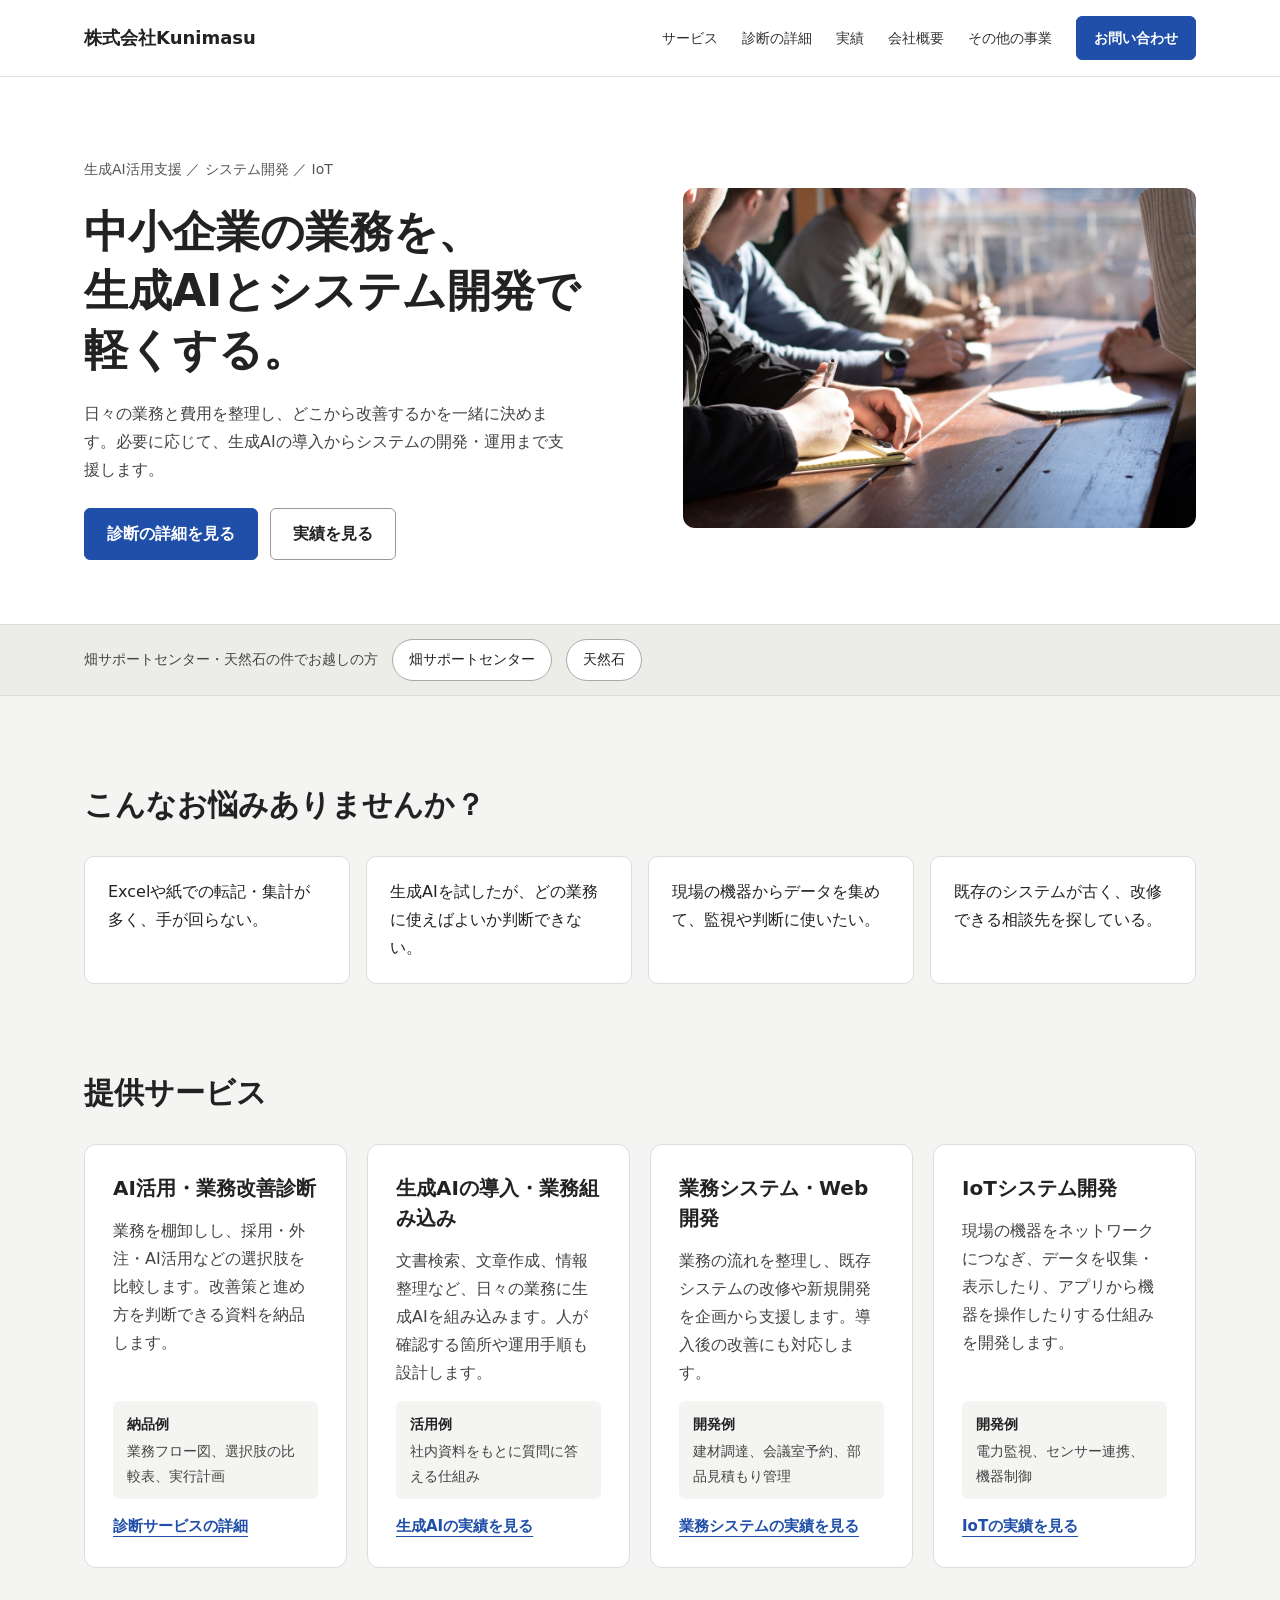
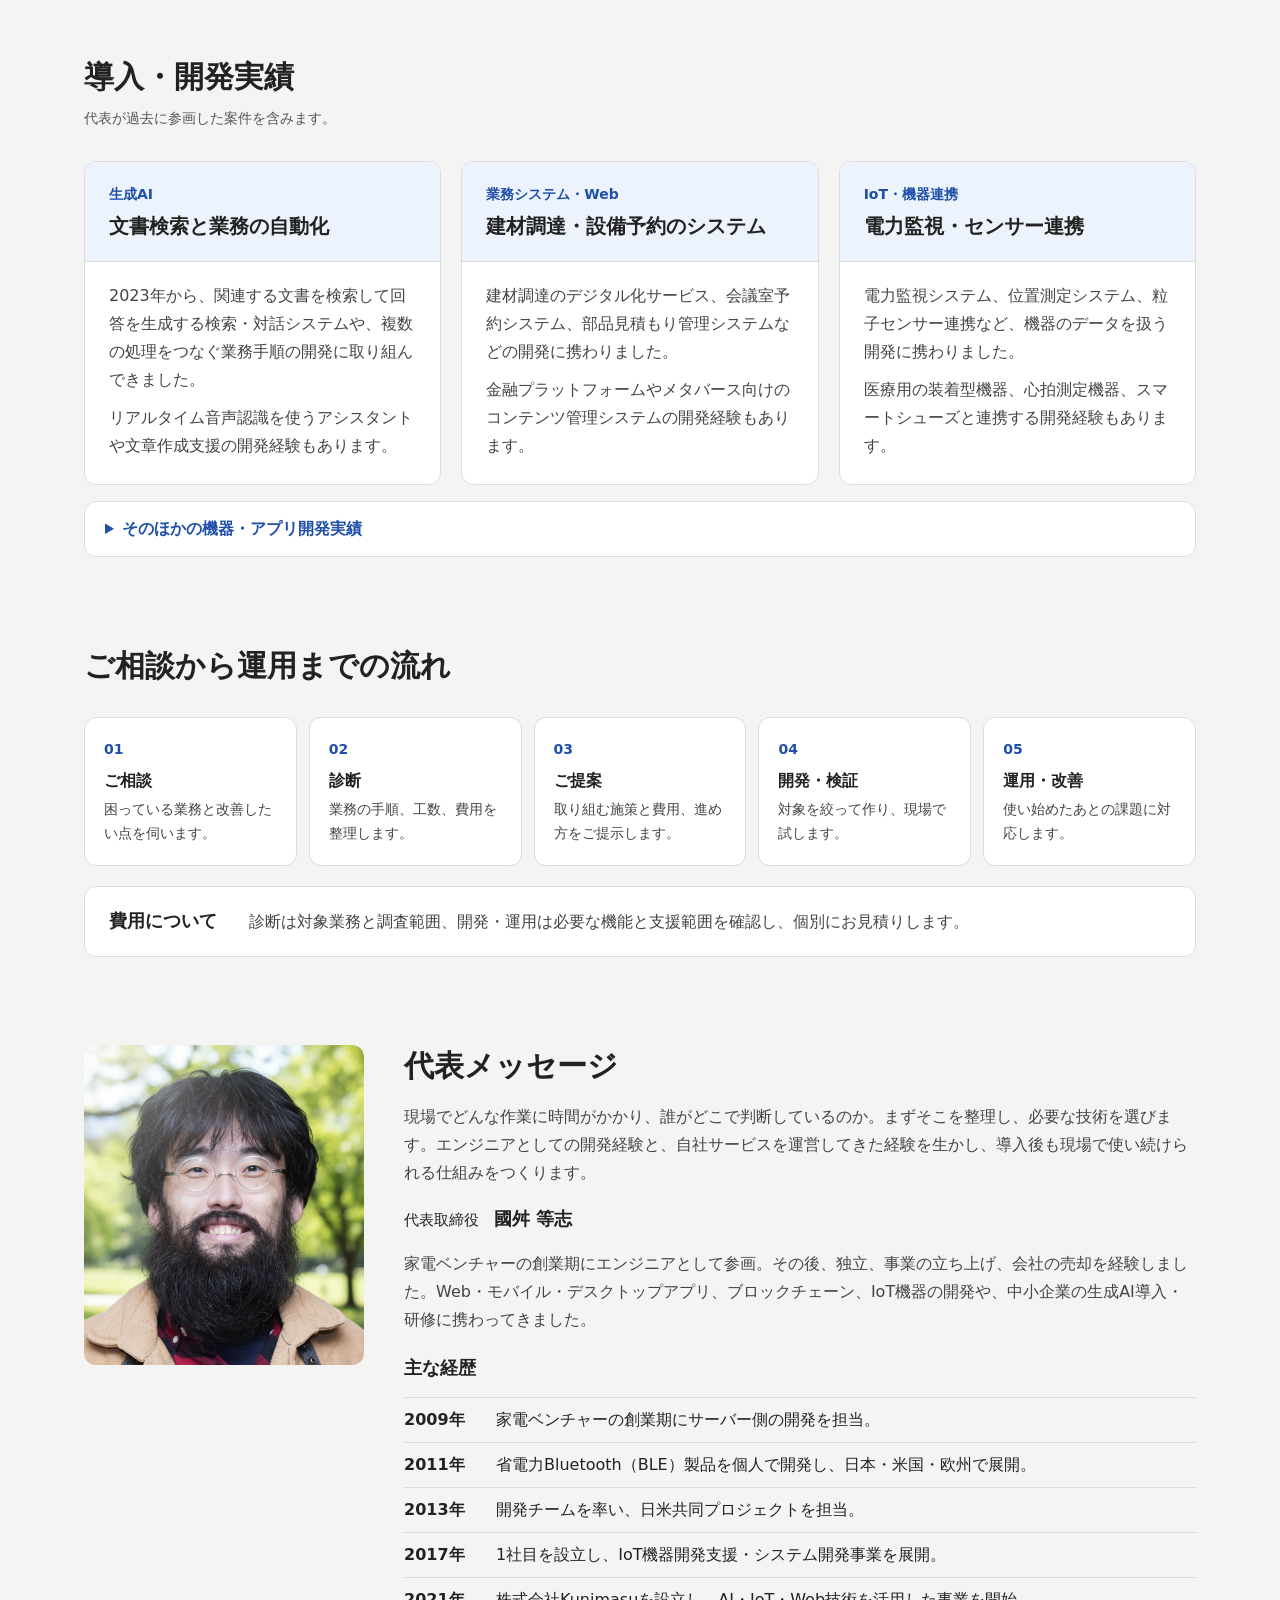
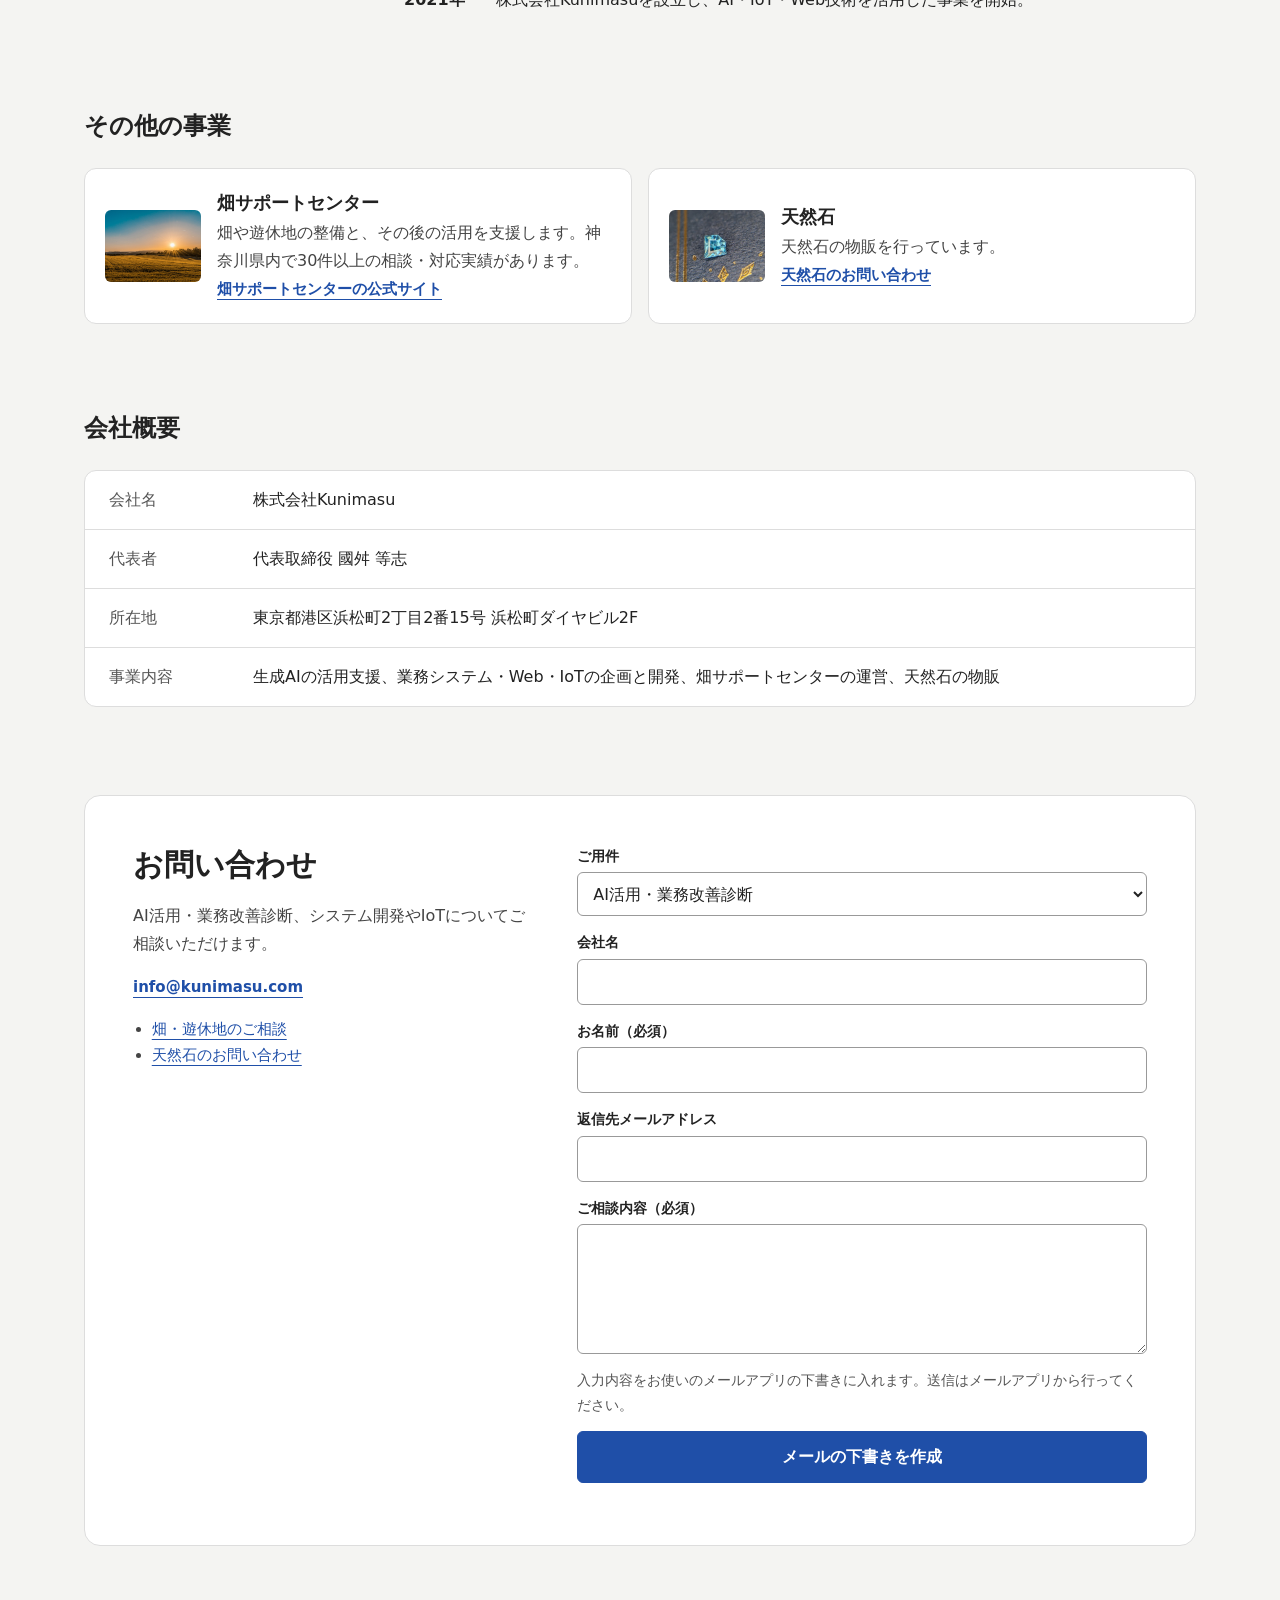
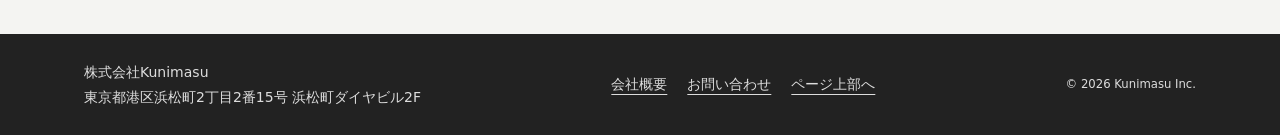
<file: index.html>
<!doctype html>
<html lang="ja">
  <head>
    <meta charset="utf-8">
    <meta name="viewport" content="width=device-width, initial-scale=1">
    <title>株式会社Kunimasu｜生成AI活用支援・業務システム・IoT開発</title>
    <meta name="description" content="株式会社Kunimasuは、中小企業の業務改善を支援します。業務の整理から、生成AIの導入、業務システム・IoTの開発と運用までご相談いただけます。">
    <meta property="og:title" content="株式会社Kunimasu｜生成AI活用支援・業務システム・IoT開発">
    <meta property="og:description" content="中小企業の業務を、生成AIとシステム開発で軽くする。業務の整理から開発と運用まで支援します。">
    <meta property="og:type" content="website">
    <meta property="og:url" content="https://kunimasu.com/">
    <meta name="theme-color" content="#ffffff">
    <link rel="canonical" href="https://kunimasu.com/">
    <link rel="icon" type="image/x-icon" href="favicon.ico">
    <link rel="stylesheet" href="styles.css?v=20261112-1">
    <link rel="stylesheet" href="home.css?v=20261125-services">
    <script src="home-contact.js" defer></script>
    <script src="home-menu.js" defer></script>
  </head>
  <body class="home-page" id="top">
    <a class="skip-link" href="#main">本文へ移動</a>
    <header class="home-header">
      <div class="home-shell home-header-inner">
        <a class="home-brand" href="#top" aria-label="株式会社Kunimasu"><span class="home-brand-company">株式会社</span>Kunimasu</a>
        <button class="home-menu-button" type="button" aria-controls="home-nav" aria-expanded="false" hidden>メニュー</button>
        <nav class="home-nav" id="home-nav" aria-label="メインメニュー">
          <a href="#service">サービス</a>
          <a href="ai-diagnosis/">診断の詳細</a>
          <a href="#works">実績</a>
          <a href="#company">会社概要</a>
          <a href="#other">その他の事業</a>
        </nav>
        <a class="home-button home-button-small home-header-contact" href="#contact">お問い合わせ</a>
      </div>
    </header>

    <main id="main" tabindex="-1">
      <section class="home-hero" id="diagnosis" aria-labelledby="hero-title">
        <div class="home-shell home-hero-inner">
          <div class="home-hero-copy">
            <p class="home-eyebrow">生成AI活用支援 ／ システム開発 ／ IoT</p>
            <h1 id="hero-title">
              <span>中小企業の業務を、</span>
              <span>生成AIとシステム開発で</span>
              <span>軽くする。</span>
            </h1>
            <p>日々の業務と費用を整理し、どこから改善するかを一緒に決めます。必要に応じて、生成AIの導入からシステムの開発・運用まで支援します。</p>
            <div class="home-actions">
              <a class="home-button" href="ai-diagnosis/">診断の詳細を見る</a>
              <a class="home-button home-button-secondary" href="#works">実績を見る</a>
            </div>
          </div>
          <img class="home-hero-image" src="assets/business-development-meeting.jpg" width="1200" height="800" alt="" fetchpriority="high">
        </div>
      </section>

      <nav class="home-business-bar" aria-label="畑サポートセンター・天然石の窓口">
        <div class="home-shell home-business-bar-inner">
          <p>畑サポートセンター・天然石の件でお越しの方</p>
          <a class="home-pill" href="https://hatakesupport.co.jp/">畑サポートセンター</a>
          <a class="home-pill" href="#stone">天然石</a>
        </div>
      </nav>

      <section class="home-shell home-section" aria-labelledby="concerns-title">
        <h2 id="concerns-title">こんなお悩みありませんか？</h2>
        <ul class="home-grid home-concerns" role="list">
          <li>Excelや紙での転記・集計が多く、手が回らない。</li>
          <li>生成AIを試したが、どの業務に使えばよいか判断できない。</li>
          <li>現場の機器からデータを集めて、監視や判断に使いたい。</li>
          <li>既存のシステムが古く、改修できる相談先を探している。</li>
        </ul>
      </section>

      <section class="home-shell home-section" id="business" aria-labelledby="service">
        <h2 id="service">提供サービス</h2>
        <div class="home-grid home-service-grid">
          <article class="home-card home-service">
            <h3>AI活用・業務改善診断</h3>
            <p>業務を棚卸しし、採用・外注・AI活用などの選択肢を比較します。改善策と進め方を判断できる資料を納品します。</p>
            <p class="home-example"><strong>納品例</strong> 業務フロー図、選択肢の比較表、実行計画</p>
            <a class="home-text-link" href="ai-diagnosis/">診断サービスの詳細</a>
          </article>
          <article class="home-card home-service">
            <h3>生成AIの導入・業務組み込み</h3>
            <p>文書検索、文章作成、情報整理など、日々の業務に生成AIを組み込みます。人が確認する箇所や運用手順も設計します。</p>
            <p class="home-example"><strong>活用例</strong> 社内資料をもとに質問に答える仕組み</p>
            <a class="home-text-link" href="#work-ai">生成AIの実績を見る</a>
          </article>
          <article class="home-card home-service">
            <h3>業務システム・Web開発</h3>
            <p>業務の流れを整理し、既存システムの改修や新規開発を企画から支援します。導入後の改善にも対応します。</p>
            <p class="home-example"><strong>開発例</strong> 建材調達、会議室予約、部品見積もり管理</p>
            <a class="home-text-link" href="#work-web">業務システムの実績を見る</a>
          </article>
          <article class="home-card home-service">
            <h3>IoTシステム開発</h3>
            <p>現場の機器をネットワークにつなぎ、データを収集・表示したり、アプリから機器を操作したりする仕組みを開発します。</p>
            <p class="home-example"><strong>開発例</strong> 電力監視、センサー連携、機器制御</p>
            <a class="home-text-link" href="#work-iot">IoTの実績を見る</a>
          </article>
        </div>
      </section>

      <section class="home-shell home-section" id="works" aria-labelledby="works-title">
        <div class="home-section-heading">
          <h2 id="works-title">導入・開発実績</h2>
          <p>代表が過去に参画した案件を含みます。</p>
        </div>
        <div class="home-grid home-grid-three">
          <article class="home-card home-case" id="work-ai">
            <div class="home-case-heading">
              <p>生成AI</p>
              <h3>文書検索と業務の自動化</h3>
            </div>
            <div class="home-case-content">
              <p>2023年から、関連する文書を検索して回答を生成する検索・対話システムや、複数の処理をつなぐ業務手順の開発に取り組んできました。</p>
              <p>リアルタイム音声認識を使うアシスタントや文章作成支援の開発経験もあります。</p>
            </div>
          </article>
          <article class="home-card home-case" id="work-web">
            <div class="home-case-heading">
              <p>業務システム・Web</p>
              <h3>建材調達・設備予約のシステム</h3>
            </div>
            <div class="home-case-content">
              <p>建材調達のデジタル化サービス、会議室予約システム、部品見積もり管理システムなどの開発に携わりました。</p>
              <p>金融プラットフォームやメタバース向けのコンテンツ管理システムの開発経験もあります。</p>
            </div>
          </article>
          <article class="home-card home-case" id="work-iot">
            <div class="home-case-heading">
              <p>IoT・機器連携</p>
              <h3>電力監視・センサー連携</h3>
            </div>
            <div class="home-case-content">
              <p>電力監視システム、位置測定システム、粒子センサー連携など、機器のデータを扱う開発に携わりました。</p>
              <p>医療用の装着型機器、心拍測定機器、スマートシューズと連携する開発経験もあります。</p>
            </div>
          </article>
        </div>
        <details class="home-card home-more">
          <summary>そのほかの機器・アプリ開発実績</summary>
          <ul>
            <li>省電力Bluetooth（BLE）機器と連携するアプリ</li>
            <li>エントランスの解錠システム</li>
            <li>エアコン制御アプリ</li>
            <li>香り噴霧装置</li>
          </ul>
        </details>
      </section>

      <section class="home-shell home-section" aria-labelledby="process-title">
        <h2 id="process-title">ご相談から運用までの流れ</h2>
        <ol class="home-grid home-steps" role="list">
          <li class="home-card"><h3>ご相談</h3><p>困っている業務と改善したい点を伺います。</p></li>
          <li class="home-card"><h3>診断</h3><p>業務の手順、工数、費用を整理します。</p></li>
          <li class="home-card"><h3>ご提案</h3><p>取り組む施策と費用、進め方をご提示します。</p></li>
          <li class="home-card"><h3>開発・検証</h3><p>対象を絞って作り、現場で試します。</p></li>
          <li class="home-card"><h3>運用・改善</h3><p>使い始めたあとの課題に対応します。</p></li>
        </ol>
        <div class="home-card home-estimate">
          <h3>費用について</h3>
          <p>診断は対象業務と調査範囲、開発・運用は必要な機能と支援範囲を確認し、個別にお見積りします。</p>
        </div>
      </section>

      <section class="home-shell home-section home-profile" aria-labelledby="profile-title">
        <img class="home-profile-image" src="assets/representative-kunimasu.png" width="1024" height="1024" alt="代表取締役 國舛 等志" loading="lazy" decoding="async">
        <div class="home-profile-copy">
          <h2 id="profile-title">代表メッセージ</h2>
          <p>現場でどんな作業に時間がかかり、誰がどこで判断しているのか。まずそこを整理し、必要な技術を選びます。エンジニアとしての開発経験と、自社サービスを運営してきた経験を生かし、導入後も現場で使い続けられる仕組みをつくります。</p>
          <p class="home-profile-name">代表取締役　<strong>國舛 等志</strong></p>
          <p>家電ベンチャーの創業期にエンジニアとして参画。その後、独立、事業の立ち上げ、会社の売却を経験しました。Web・モバイル・デスクトップアプリ、ブロックチェーン、IoT機器の開発や、中小企業の生成AI導入・研修に携わってきました。</p>
          <h3>主な経歴</h3>
          <dl class="home-career">
            <div><dt>2009年</dt><dd>家電ベンチャーの創業期にサーバー側の開発を担当。</dd></div>
            <div><dt>2011年</dt><dd>省電力Bluetooth（BLE）製品を個人で開発し、日本・米国・欧州で展開。</dd></div>
            <div><dt>2013年</dt><dd>開発チームを率い、日米共同プロジェクトを担当。</dd></div>
            <div><dt>2017年</dt><dd>1社目を設立し、IoT機器開発支援・システム開発事業を展開。</dd></div>
            <div><dt>2021年</dt><dd>株式会社Kunimasuを設立し、AI・IoT・Web技術を活用した事業を開始。</dd></div>
          </dl>
        </div>
      </section>

      <section class="home-shell home-section" id="other" aria-labelledby="other-title">
        <h2 class="home-small-title" id="other-title">その他の事業</h2>
        <div class="home-grid home-grid-two">
          <article class="home-card home-other home-other-with-image">
            <img src="assets/field-land-use.jpg" width="1800" height="1013" alt="" loading="lazy" decoding="async">
            <div>
              <h3>畑サポートセンター</h3>
              <p>畑や遊休地の整備と、その後の活用を支援します。神奈川県内で30件以上の相談・対応実績があります。</p>
              <a class="home-text-link" href="https://hatakesupport.co.jp/">畑サポートセンターの公式サイト</a>
            </div>
          </article>
          <article class="home-card home-other home-other-with-image" id="stone">
            <img src="assets/picgem-blue-zircon.jpg" width="384" height="384" alt="ブルージルコン" loading="lazy" decoding="async">
            <div>
              <h3>天然石</h3>
              <p>天然石の物販を行っています。</p>
              <a class="home-text-link" href="https://picgem.kunimasu.com/">天然石のお問い合わせ</a>
            </div>
          </article>
        </div>
      </section>

      <section class="home-shell home-section" id="company" aria-labelledby="company-title">
        <h2 class="home-small-title" id="company-title">会社概要</h2>
        <dl class="home-card home-company">
          <div><dt>会社名</dt><dd>株式会社Kunimasu</dd></div>
          <div><dt>代表者</dt><dd>代表取締役 國舛 等志</dd></div>
          <div><dt>所在地</dt><dd>東京都港区浜松町2丁目2番15号 浜松町ダイヤビル2F</dd></div>
          <div><dt>事業内容</dt><dd>生成AIの活用支援、業務システム・Web・IoTの企画と開発、畑サポートセンターの運営、天然石の物販</dd></div>
        </dl>
      </section>

      <section class="home-shell home-section home-contact" aria-labelledby="contact-title">
        <div class="home-panel home-contact-panel" id="contact" tabindex="-1">
          <div class="home-panel-copy home-contact-copy">
            <h2 id="contact-title">お問い合わせ</h2>
            <p>AI活用・業務改善診断、システム開発やIoTについてご相談いただけます。</p>
            <a class="home-text-link home-email" href="mailto:info@kunimasu.com">info@kunimasu.com</a>
          </div>
          <form class="home-contact-form" id="contact-form" action="mailto:info@kunimasu.com" hidden>
            <label>ご用件
              <select name="topic">
                <option value="AI活用・業務改善診断の相談">AI活用・業務改善診断</option>
                <option value="業務システム・Web開発の相談">業務システム・Web開発</option>
                <option value="IoTシステム開発の相談">IoTシステム開発</option>
                <option value="その他のお問い合わせ">その他</option>
              </select>
            </label>
            <label>会社名
              <input name="organization" autocomplete="organization" maxlength="100">
            </label>
            <label>お名前（必須）
              <input name="name" autocomplete="name" maxlength="100" required>
            </label>
            <label>返信先メールアドレス
              <input name="email" type="email" autocomplete="email" maxlength="254">
            </label>
            <label>ご相談内容（必須）
              <textarea name="message" rows="4" maxlength="800" required></textarea>
            </label>
            <p class="home-form-note" id="contact-note">入力内容をお使いのメールアプリの下書きに入れます。送信はメールアプリから行ってください。</p>
            <button class="home-button" type="submit" aria-describedby="contact-note">メールの下書きを作成</button>
            <p class="home-form-note" id="contact-status" role="status"></p>
          </form>
          <ul class="home-contact-routes">
            <li><a href="https://hatakesupport.co.jp/">畑・遊休地のご相談</a></li>
            <li><a href="https://picgem.kunimasu.com/">天然石のお問い合わせ</a></li>
          </ul>
        </div>
      </section>
    </main>

    <footer class="home-footer">
      <div class="home-shell home-footer-inner">
        <div>
          <p>株式会社Kunimasu</p>
          <p>東京都港区浜松町2丁目2番15号 浜松町ダイヤビル2F</p>
        </div>
        <nav aria-label="フッターメニュー">
          <a href="#company">会社概要</a>
          <a href="#contact">お問い合わせ</a>
          <a href="#top">ページ上部へ</a>
        </nav>
        <small>© 2026 Kunimasu Inc.</small>
      </div>
    </footer>
  </body>
</html>
</file>
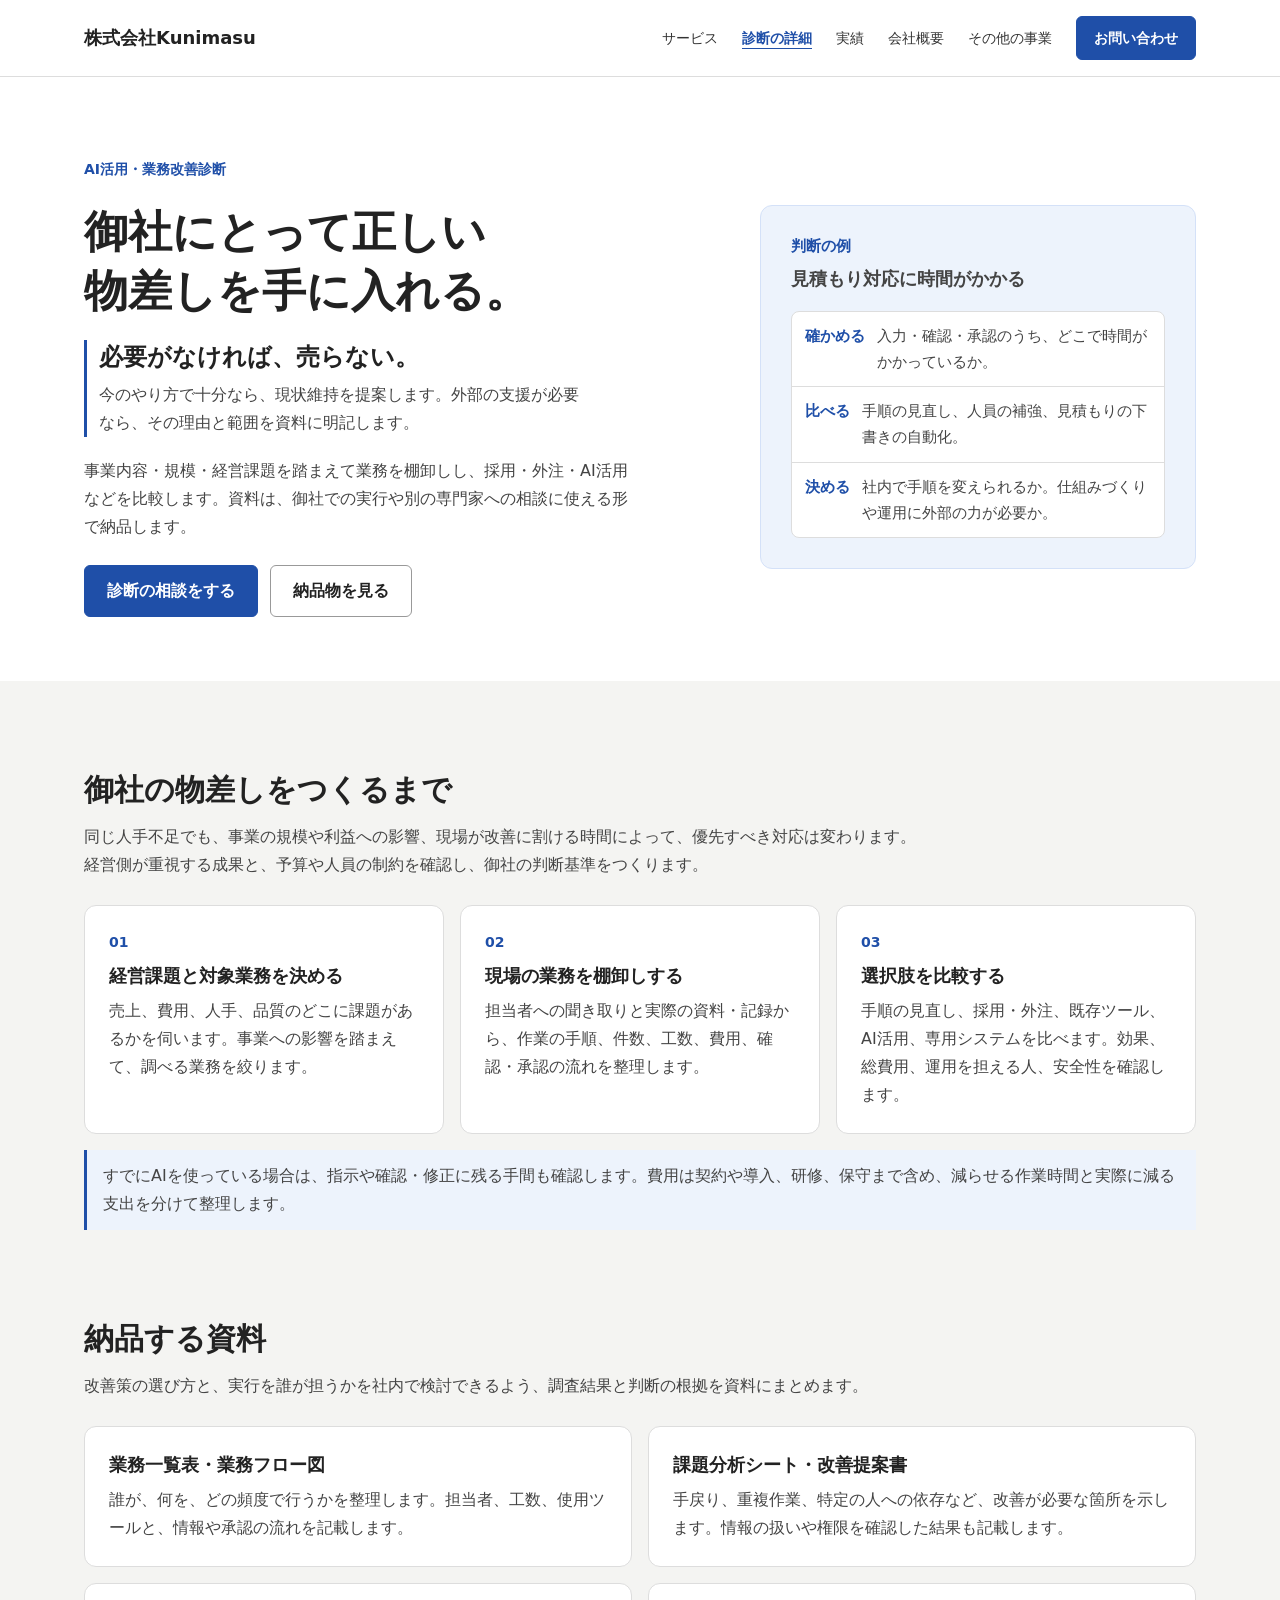
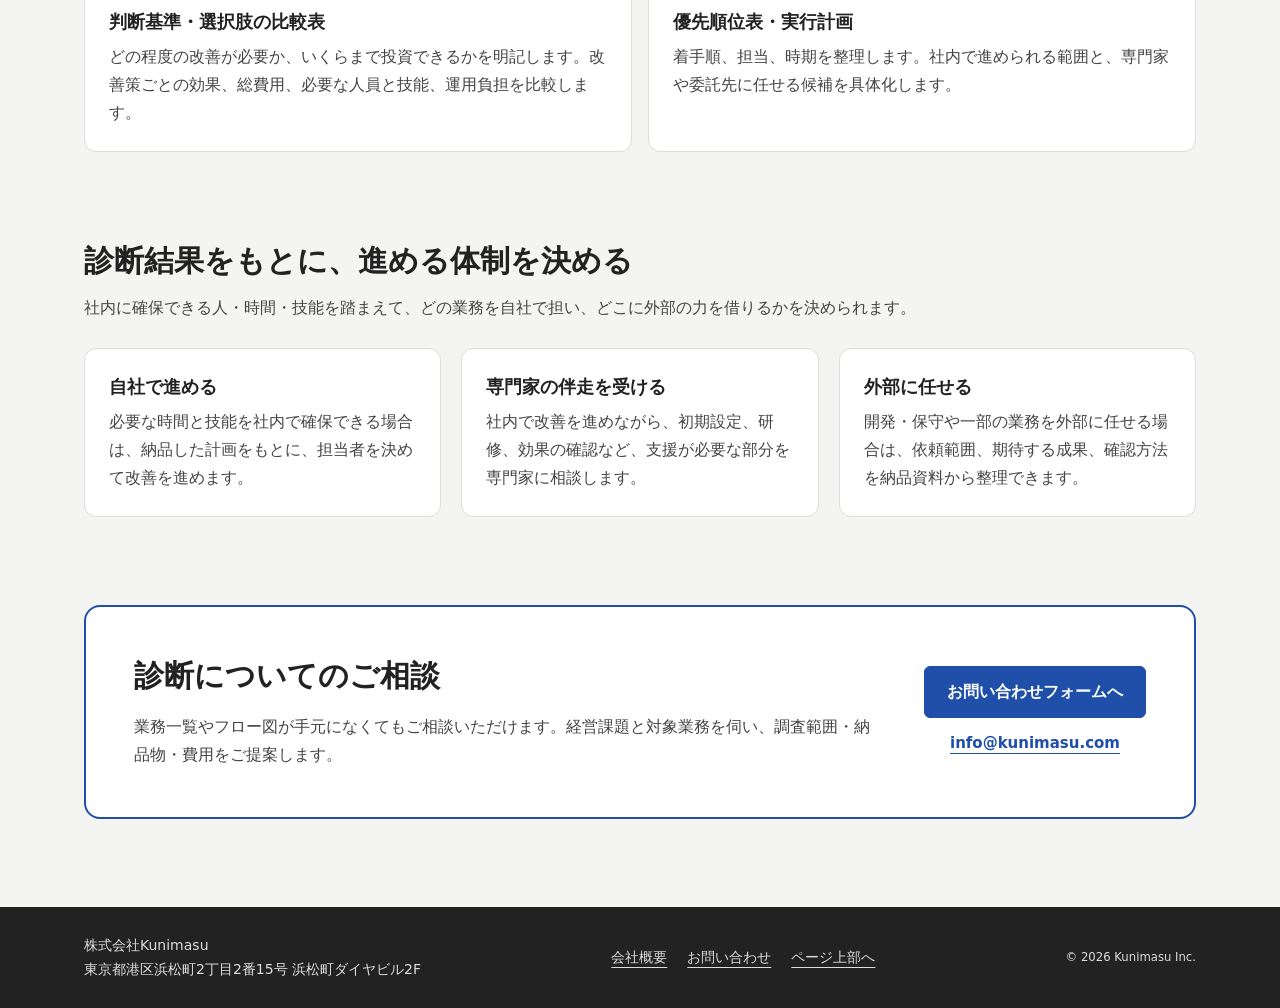
<file: ai-diagnosis/index.html>
<!doctype html>
<html lang="ja">
  <head>
    <meta charset="utf-8">
    <meta name="viewport" content="width=device-width, initial-scale=1">
    <title>AI活用・業務改善診断｜株式会社Kunimasu</title>
    <meta name="description" content="業務を棚卸しし、採用・外注・AI活用などを御社の事業に合う基準で比較します。自社で進めるか、専門家に任せるかを判断できる資料を納品します。">
    <meta property="og:title" content="AI活用・業務改善診断｜株式会社Kunimasu">
    <meta property="og:description" content="必要がなければ、売らない。御社の業務を棚卸しし、改善策と進める体制を判断できる資料を納品します。">
    <meta property="og:type" content="website">
    <meta property="og:url" content="https://kunimasu.com/ai-diagnosis/">
    <meta property="og:locale" content="ja_JP">
    <meta name="theme-color" content="#ffffff">
    <link rel="canonical" href="https://kunimasu.com/ai-diagnosis/">
    <link rel="icon" type="image/x-icon" href="../favicon.ico">
    <link rel="stylesheet" href="../styles.css?v=20261112-1">
    <link rel="stylesheet" href="../home.css?v=20261125-split">
    <link rel="stylesheet" href="diagnosis.css?v=20261126-wrap">
    <script src="../home-menu.js" defer></script>
  </head>
  <body class="home-page diagnosis-page" id="top">
    <a class="skip-link" href="#main">本文へ移動</a>
    <header class="home-header">
      <div class="home-shell home-header-inner">
        <a class="home-brand" href="../" aria-label="株式会社Kunimasu"><span class="home-brand-company">株式会社</span>Kunimasu</a>
        <button class="home-menu-button" type="button" aria-controls="home-nav" aria-expanded="false" hidden>メニュー</button>
        <nav class="home-nav" id="home-nav" aria-label="メインメニュー">
          <a href="../#service">サービス</a>
          <a href="./" aria-current="page">診断の詳細</a>
          <a href="../#works">実績</a>
          <a href="../#company">会社概要</a>
          <a href="../#other">その他の事業</a>
        </nav>
        <a class="home-button home-button-small home-header-contact" href="../#contact">お問い合わせ</a>
      </div>
    </header>

    <main id="main" tabindex="-1">
      <section class="home-hero" aria-labelledby="diagnosis-hero-title">
        <div class="home-shell home-hero-inner diagnosis-hero">
          <div class="home-hero-copy">
            <p class="home-eyebrow">AI活用・業務改善診断</p>
            <h1 id="diagnosis-hero-title"><span>御社にとって正しい</span><span>物差しを手に入れる。</span></h1>
            <div class="diagnosis-promise">
              <h2><span>必要がなければ、</span><wbr><span>売らない。</span></h2>
              <p>今のやり方で十分なら、現状維持を提案します。外部の支援が必要なら、その理由と範囲を資料に明記します。</p>
            </div>
            <p>事業内容・規模・経営課題を踏まえて業務を棚卸しし、採用・外注・AI活用などを比較します。資料は、御社での実行や別の専門家への相談に使える形で納品します。</p>
            <div class="home-actions">
              <a class="home-button" href="../#contact">診断の相談をする</a>
              <a class="home-button home-button-secondary" href="#deliverables">納品物を見る</a>
            </div>
          </div>
          <aside class="home-card diagnosis-example" aria-labelledby="diagnosis-example-title">
            <h2 id="diagnosis-example-title">判断の例</h2>
            <p class="diagnosis-example-subject">見積もり対応に時間がかかる</p>
            <dl>
              <div><dt>確かめる</dt><dd>入力・確認・承認のうち、どこで時間がかかっているか。</dd></div>
              <div><dt>比べる</dt><dd>手順の見直し、人員の補強、見積もりの下書きの自動化。</dd></div>
              <div><dt>決める</dt><dd>社内で手順を変えられるか。仕組みづくりや運用に外部の力が必要か。</dd></div>
            </dl>
          </aside>
        </div>
      </section>

      <section class="home-shell home-section" aria-labelledby="diagnosis-process-title">
        <div class="diagnosis-section-heading">
          <h2 id="diagnosis-process-title">御社の物差しをつくるまで</h2>
          <p><span>同じ人手不足でも、事業の規模や利益への影響、現場が改善に割ける時間によって、優先すべき対応は変わります。</span><span>経営側が重視する成果と、予算や人員の制約を確認し、御社の判断基準をつくります。</span></p>
        </div>
        <ol class="home-grid home-steps diagnosis-steps" role="list">
          <li class="home-card">
            <h3>経営課題と対象業務を決める</h3>
            <p>売上、費用、人手、品質のどこに課題があるかを伺います。事業への影響を踏まえて、調べる業務を絞ります。</p>
          </li>
          <li class="home-card">
            <h3>現場の業務を棚卸しする</h3>
            <p>担当者への聞き取りと実際の資料・記録から、作業の手順、件数、工数、費用、確認・承認の流れを整理します。</p>
          </li>
          <li class="home-card">
            <h3>選択肢を比較する</h3>
            <p>手順の見直し、採用・外注、既存ツール、AI活用、専用システムを比べます。効果、総費用、運用を担える人、安全性を確認します。</p>
          </li>
        </ol>
        <p class="diagnosis-note">すでにAIを使っている場合は、指示や確認・修正に残る手間も確認します。費用は契約や導入、研修、保守まで含め、減らせる作業時間と実際に減る支出を分けて整理します。</p>
      </section>

      <section class="home-shell home-section" id="deliverables" aria-labelledby="diagnosis-deliverables-title">
        <div class="diagnosis-section-heading">
          <h2 id="diagnosis-deliverables-title">納品する資料</h2>
          <p>改善策の選び方と、実行を誰が担うかを社内で検討できるよう、調査結果と判断の根拠を資料にまとめます。</p>
        </div>
        <div class="home-grid home-grid-two diagnosis-documents">
          <article class="home-card diagnosis-document">
            <h3>業務一覧表・業務フロー図</h3>
            <p>誰が、何を、どの頻度で行うかを整理します。担当者、工数、使用ツールと、情報や承認の流れを記載します。</p>
          </article>
          <article class="home-card diagnosis-document">
            <h3>課題分析シート・改善提案書</h3>
            <p>手戻り、重複作業、特定の人への依存など、改善が必要な箇所を示します。情報の扱いや権限を確認した結果も記載します。</p>
          </article>
          <article class="home-card diagnosis-document">
            <h3>判断基準・選択肢の比較表</h3>
            <p>どの程度の改善が必要か、いくらまで投資できるかを明記します。改善策ごとの効果、総費用、必要な人員と技能、運用負担を比較します。</p>
          </article>
          <article class="home-card diagnosis-document">
            <h3>優先順位表・実行計画</h3>
            <p>着手順、担当、時期を整理します。社内で進められる範囲と、専門家や委託先に任せる候補を具体化します。</p>
          </article>
        </div>
      </section>

      <section class="home-shell home-section" aria-labelledby="diagnosis-ownership-title">
        <div class="diagnosis-section-heading">
          <h2 id="diagnosis-ownership-title">診断結果をもとに、進める体制を決める</h2>
          <p>社内に確保できる人・時間・技能を踏まえて、どの業務を自社で担い、どこに外部の力を借りるかを決められます。</p>
        </div>
        <div class="home-grid home-grid-three diagnosis-ownership">
          <article class="home-card diagnosis-document">
            <h3>自社で進める</h3>
            <p>必要な時間と技能を社内で確保できる場合は、納品した計画をもとに、担当者を決めて改善を進めます。</p>
          </article>
          <article class="home-card diagnosis-document">
            <h3>専門家の伴走を受ける</h3>
            <p>社内で改善を進めながら、初期設定、研修、効果の確認など、支援が必要な部分を専門家に相談します。</p>
          </article>
          <article class="home-card diagnosis-document">
            <h3>外部に任せる</h3>
            <p>開発・保守や一部の業務を外部に任せる場合は、依頼範囲、期待する成果、確認方法を納品資料から整理できます。</p>
          </article>
        </div>
      </section>

      <section class="home-shell home-section diagnosis-contact" id="km-contact" aria-labelledby="diagnosis-contact-title">
        <div class="home-panel diagnosis-contact-panel">
          <div class="home-panel-copy">
            <h2 id="diagnosis-contact-title">診断についてのご相談</h2>
            <p>業務一覧やフロー図が手元になくてもご相談いただけます。経営課題と対象業務を伺い、調査範囲・納品物・費用をご提案します。</p>
          </div>
          <div class="diagnosis-contact-actions">
            <a class="home-button" href="../#contact">お問い合わせフォームへ</a>
            <a class="home-text-link" href="mailto:info@kunimasu.com">info@kunimasu.com</a>
          </div>
        </div>
      </section>
    </main>

    <footer class="home-footer">
      <div class="home-shell home-footer-inner">
        <div>
          <p>株式会社Kunimasu</p>
          <p>東京都港区浜松町2丁目2番15号 浜松町ダイヤビル2F</p>
        </div>
        <nav aria-label="フッターメニュー">
          <a href="../#company">会社概要</a>
          <a href="../#contact">お問い合わせ</a>
          <a href="#top">ページ上部へ</a>
        </nav>
        <small>© 2026 Kunimasu Inc.</small>
      </div>
    </footer>
  </body>
</html>
</file>
<file: styles.css>
@charset "UTF-8";

:root {
  color-scheme: light;
  --ink: #202020;
  --muted: #626262;
  --line: #dedede;
}

* {
  box-sizing: border-box;
}

html {
  scroll-padding-top: 32px;
}

body {
  margin: 0;
  background: #fff;
  color: var(--ink);
  font-family: Arial, "Hiragino Kaku Gothic ProN", "Yu Gothic", Meiryo, sans-serif;
  font-size: 15px;
  line-height: 1.9;
  -webkit-font-smoothing: antialiased;
}

a {
  color: inherit;
  text-underline-offset: 5px;
  text-decoration-thickness: 1px;
}

a:hover {
  text-decoration: underline;
}

a:focus-visible {
  outline: 2px solid currentColor;
  outline-offset: 5px;
}

h1, h2, h3, p {
  margin: 0;
}

.page {
  width: min(1040px, calc(100% - 96px));
  margin-inline: auto;
}

.skip-link {
  position: fixed;
  top: 10px;
  left: 10px;
  z-index: 10;
  padding: 8px 14px;
  background: #fff;
  transform: translateY(-180%);
}

.skip-link:focus {
  transform: none;
}

.site-header {
  display: flex;
  justify-content: space-between;
  align-items: center;
  gap: 24px;
  min-height: 96px;
}

.brand {
  padding-block: 10px;
  font-size: 15px;
  font-weight: 700;
  text-decoration: none;
}

.site-header nav {
  display: flex;
  flex-wrap: wrap;
  gap: 0 30px;
  font-size: 12px;
}

.site-header nav a {
  padding-block: 12px;
  text-decoration: none;
}

.hero {
  display: grid;
  grid-template-columns: 1.1fr 1fr;
  align-items: center;
  gap: 64px;
  padding-block: 85px 105px;
}

.hero h1 {
  font-family: "Times New Roman", Times, serif;
  font-size: clamp(76px, 11.4vw, 138px);
  font-weight: 400;
  line-height: 1;
  letter-spacing: -.055em;
}

.hero p {
  justify-self: end;
  font-size: 20px;
  line-height: 2;
}

.section {
  display: grid;
  grid-template-columns: 140px minmax(0, 1fr);
  gap: 40px;
  padding-top: 26px;
  border-top: 1px solid var(--ink);
}

.section + .section {
  margin-top: 76px;
}

.section h2 {
  font-size: 14px;
  font-weight: 700;
  line-height: 2;
}

.business-row {
  display: grid;
  grid-template-columns: 180px minmax(0, 1fr);
  gap: 24px;
  padding-block: 23px;
  border-bottom: 1px solid var(--line);
}

.business-row:first-child {
  padding-top: 0;
}

.business-row:last-child {
  border-bottom: 0;
  padding-bottom: 0;
}

.business-row h3 {
  font-size: 16px;
  font-weight: 500;
  line-height: 1.9;
}

.business-row p {
  color: var(--muted);
  font-size: 14px;
  line-height: 1.9;
}

.service-url {
  display: inline-block;
  margin-top: 8px;
  font-size: 12px;
}

.company-list {
  margin: 0;
}

.company-list > div {
  display: grid;
  grid-template-columns: 180px minmax(0, 1fr);
  gap: 24px;
  padding-block: 15px;
  border-bottom: 1px solid var(--line);
}

.company-list > div:first-child {
  padding-top: 0;
}

.company-list > div:last-child {
  padding-bottom: 0;
  border-bottom: 0;
}

.company-list dt {
  font-size: 13px;
}

.company-list dd {
  margin: 0;
  font-size: 14px;
  overflow-wrap: anywhere;
}

.contact-email {
  display: inline-block;
  font-size: 24px;
  line-height: 1.4;
}

.contact-section p {
  margin-top: 17px;
  color: var(--muted);
  font-size: 13px;
}

.site-footer {
  display: flex;
  justify-content: space-between;
  align-items: center;
  gap: 20px;
  margin-top: 95px;
  padding-block: 23px;
  border-top: 1px solid var(--line);
  color: var(--muted);
  font-size: 11px;
}

.site-footer small {
  font-size: inherit;
}

@media (max-width: 800px) {
  .page {
    width: calc(100% - 56px);
  }

  .hero {
    grid-template-columns: 1fr;
    gap: 30px;
    padding-block: 58px 70px;
  }

  .hero h1 {
    font-size: clamp(48px, 17.5vw, 108px);
  }

  .hero p {
    justify-self: start;
    font-size: 17px;
  }

  .section {
    grid-template-columns: 1fr;
    gap: 27px;
    padding-top: 20px;
  }

  .business-row,
  .company-list > div {
    grid-template-columns: 160px minmax(0, 1fr);
  }
}

@media (max-width: 480px) {
  .page {
    width: calc(100% - 40px);
  }

  .site-header {
    flex-wrap: wrap;
    justify-content: flex-start;
    gap: 0;
    padding-top: 14px;
  }

  .brand {
    flex-basis: 100%;
    font-size: 14px;
  }

  .site-header nav {
    gap: 0 26px;
    font-size: 12px;
  }

  .hero {
    padding-block: 44px 55px;
    gap: 27px;
  }

  .hero p {
    font-size: 16px;
  }

  .section + .section {
    margin-top: 55px;
  }

  .business-row {
    grid-template-columns: 1fr;
    gap: 6px;
    padding-block: 19px;
  }

  .business-row h3 {
    font-size: 16px;
  }

  .business-row p,
  .company-list dd {
    font-size: 13px;
  }

  .company-list > div {
    grid-template-columns: 66px minmax(0, 1fr);
    gap: 19px;
    padding-block: 16px;
  }

  .company-list dt {
    font-size: 12px;
  }

  .contact-email {
    font-size: 23px;
  }

  .contact-section p {
    font-size: 12px;
  }

  .site-footer {
    margin-top: 64px;
    font-size: 10px;
  }
}
</file>
<file: home.css>
.home-page {
  --home-white: #fff;
  --home-background: #f4f4f2;
  --home-strip: #ecece8;
  --home-ink: #222;
  --home-copy: #444;
  --home-muted: #555;
  --home-line: #ddd;
  --home-accent: #1f4fa8;
  --home-accent-hover: #163a7d;
  --home-accent-tint: #edf3fc;
  --home-width: 1160px;
  --home-gutter: 24px;
  --home-section-gap: 88px;

  background: var(--home-background);
  color: var(--home-ink);
  font-family: "Noto Sans JP", system-ui, "Yu Gothic", Meiryo, sans-serif;
  font-size: 1rem;
  line-height: 1.75;
}

.home-page :focus-visible {
  outline: 2px solid var(--home-accent);
  outline-offset: 4px;
}

.home-page h2 {
  font-size: clamp(1.5rem, 2.5vw, 1.875rem);
  line-height: 1.4;
}

.home-page h3 {
  font-size: 1.125rem;
  line-height: 1.5;
}

.home-shell {
  width: 100%;
  max-width: var(--home-width);
  margin-inline: auto;
  padding-inline: var(--home-gutter);
}

.home-header {
  background: var(--home-white);
  border-bottom: 1px solid var(--home-line);
}

.home-header-inner {
  display: grid;
  grid-template-columns: auto minmax(0, 1fr) auto;
  align-items: center;
  gap: 24px;
  padding-block: 16px;
}

.home-brand {
  font-size: 1.125rem;
  font-weight: 700;
  text-decoration: none;
}

.home-menu-button {
  display: none;
}

.home-nav {
  display: flex;
  flex-wrap: wrap;
  justify-content: flex-end;
  gap: 4px 24px;
}

.home-nav a {
  display: flex;
  align-items: center;
  min-height: 44px;
  color: #333;
  font-size: 0.875rem;
  text-decoration: none;
}

.home-nav a:hover,
.home-brand:hover {
  color: var(--home-accent);
  text-decoration: underline;
}

.home-button {
  display: inline-flex;
  align-items: center;
  justify-content: center;
  border: 1px solid var(--home-accent);
  border-radius: 6px;
  padding: 13px 22px;
  background: var(--home-accent);
  color: var(--home-white);
  font: inherit;
  font-weight: 700;
  line-height: 1.5;
  text-align: center;
  text-decoration: none;
  cursor: pointer;
}

.home-button:hover {
  border-color: var(--home-accent-hover);
  background: var(--home-accent-hover);
  text-decoration: none;
}

.home-button-small {
  min-height: 44px;
  padding: 10px 17px;
  font-size: 0.875rem;
}

.home-button-secondary {
  border-color: #999;
  background: var(--home-white);
  color: var(--home-ink);
}

.home-button-secondary:hover {
  border-color: var(--home-accent);
  background: var(--home-accent-tint);
  color: var(--home-accent-hover);
}

.home-hero {
  background: var(--home-white);
}

.home-hero-inner {
  display: grid;
  grid-template-columns: minmax(0, 1fr) minmax(0, 0.93fr);
  align-items: center;
  gap: 48px;
  padding-block: 80px 64px;
}

.home-hero-copy,
.home-panel-copy,
.home-profile-copy {
  display: grid;
  gap: 16px;
}

.home-hero-copy {
  gap: 20px;
}

.home-hero h1 {
  font-size: clamp(1.875rem, 3.5vw, 2.75rem);
  font-weight: 700;
  line-height: 1.35;
}

.home-hero h1 span {
  display: block;
}

.home-hero p,
.home-panel-copy p,
.home-profile-copy p {
  color: var(--home-copy);
}

.home-hero p:not(.home-eyebrow) {
  max-width: 30em;
}

.home-hero .home-eyebrow {
  color: var(--home-muted);
  font-size: 0.875rem;
  font-weight: 500;
}

.home-actions {
  display: flex;
  flex-wrap: wrap;
  gap: 12px;
  margin-top: 4px;
}

.home-hero-image {
  display: block;
  width: 100%;
  height: 340px;
  border-radius: 12px;
  object-fit: cover;
}

.home-business-bar {
  background: var(--home-strip);
  border-block: 1px solid var(--home-line);
}

.home-business-bar-inner {
  display: flex;
  flex-wrap: wrap;
  align-items: center;
  gap: 8px 14px;
  padding-block: 14px;
  color: var(--home-copy);
  font-size: 0.875rem;
}

.home-pill {
  display: inline-flex;
  align-items: center;
  min-height: 42px;
  border: 1px solid #aaa;
  border-radius: 999px;
  padding: 6px 16px;
  background: var(--home-white);
  color: var(--home-ink);
  text-decoration: none;
}

.home-pill:hover {
  border-color: var(--home-accent);
  color: var(--home-accent);
}

.home-section {
  padding-top: var(--home-section-gap);
}

.home-section > h2,
.home-section-heading {
  margin-bottom: 30px;
}

.home-section-heading > p {
  margin-top: 8px;
  color: var(--home-muted);
  font-size: 0.875rem;
}

.home-section > .home-small-title {
  margin-bottom: 24px;
  font-size: 1.5rem;
}

.home-grid {
  display: grid;
  gap: 20px;
}

.home-grid-three {
  grid-template-columns: repeat(3, minmax(0, 1fr));
}

.home-grid-two {
  grid-template-columns: repeat(2, minmax(0, 1fr));
  gap: 16px;
}

.home-service-grid {
  grid-template-columns: repeat(4, minmax(0, 1fr));
}

.home-card,
.home-concerns li {
  border: 1px solid var(--home-line);
  border-radius: 12px;
  background: var(--home-white);
}

.home-concerns {
  grid-template-columns: repeat(4, minmax(0, 1fr));
  gap: 16px;
  margin: 0;
  padding: 0;
  list-style: none;
}

.home-concerns li {
  padding: 21px 23px;
  border-radius: 10px;
}

.home-service {
  display: flex;
  flex-direction: column;
  gap: 14px;
  padding: 28px;
}

.home-service > h3,
.home-case h3 {
  font-size: 1.25rem;
}

.home-service > p,
.home-case-content,
.home-estimate p,
.home-other p {
  color: var(--home-copy);
}

.home-example {
  display: grid;
  gap: 3px;
  margin-top: auto;
  border-radius: 6px;
  padding: 11px 14px;
  background: var(--home-background);
  font-size: 0.875rem;
}

.home-example strong {
  color: var(--home-ink);
}

.home-text-link,
.home-contact-routes a {
  color: var(--home-accent);
}

.home-text-link {
  width: fit-content;
  max-width: 100%;
  font-size: 0.9375rem;
  font-weight: 700;
}

.home-text-link:hover,
.home-contact-routes a:hover {
  color: var(--home-accent-hover);
}

.home-panel {
  display: grid;
  align-items: start;
  gap: 40px;
  border: 1px solid var(--home-line);
  border-radius: 16px;
  padding: clamp(24px, 4vw, 48px);
  background: var(--home-white);
}

.home-case {
  overflow: hidden;
}

.home-case-heading {
  padding: 20px 24px;
  border-bottom: 1px solid var(--home-line);
  background: var(--home-accent-tint);
}

.home-case-heading p {
  margin-bottom: 5px;
  color: var(--home-accent);
  font-size: 0.875rem;
  font-weight: 700;
}

.home-case-content {
  display: grid;
  gap: 10px;
  padding: 20px 24px 24px;
}

.home-more {
  margin-top: 16px;
  padding-inline: 20px;
}

.home-more summary {
  padding-block: 13px;
  color: var(--home-accent);
  font-weight: 700;
  cursor: pointer;
}

.home-more ul {
  display: grid;
  grid-template-columns: repeat(2, minmax(0, 1fr));
  column-gap: 30px;
  margin: 0 0 16px;
  padding-left: 1.3em;
}

.home-steps {
  counter-reset: home-step;
  grid-template-columns: repeat(5, minmax(0, 1fr));
  gap: 12px;
  margin: 0;
  padding: 0;
  list-style: none;
}

.home-steps li {
  counter-increment: home-step;
  padding: 19px;
}

.home-steps li::before {
  display: block;
  margin-bottom: 7px;
  color: var(--home-accent);
  content: counter(home-step, decimal-leading-zero);
  font-size: 0.875rem;
  font-weight: 700;
}

.home-steps h3 {
  margin-bottom: 4px;
  font-size: 1rem;
}

.home-steps p {
  color: var(--home-copy);
  font-size: 0.875rem;
}

.home-estimate {
  display: grid;
  grid-template-columns: auto minmax(0, 1fr);
  align-items: baseline;
  gap: 8px 32px;
  margin-top: 20px;
  padding: 20px 24px;
}

.home-profile {
  display: grid;
  grid-template-columns: minmax(0, 280px) minmax(0, 1fr);
  align-items: start;
  gap: 40px;
}

.home-profile-image {
  display: block;
  width: 100%;
  height: 320px;
  border-radius: 12px;
  object-fit: cover;
  object-position: center 38%;
}

.home-profile-copy h3 {
  margin-top: 4px;
}

.home-profile-copy .home-profile-name {
  color: var(--home-ink);
  font-size: 0.9375rem;
}

.home-profile-name strong {
  font-size: 1.125rem;
}

.home-career,
.home-company {
  margin: 0;
}

.home-career > div,
.home-company > div {
  display: grid;
  align-items: baseline;
  gap: 4px 24px;
}

.home-career > div {
  grid-template-columns: 4.25rem minmax(0, 1fr);
  padding: 8px 0;
  border-top: 1px solid var(--home-line);
}

.home-career dt {
  font-weight: 700;
}

.home-career dd,
.home-company dd {
  margin: 0;
}

.home-other {
  display: grid;
  align-items: center;
  gap: 16px;
  padding: 20px;
}

.home-other-with-image {
  grid-template-columns: minmax(0, 96px) minmax(0, 1fr);
}

.home-other img {
  display: block;
  width: 100%;
  height: 72px;
  border-radius: 6px;
  object-fit: cover;
}

.home-other h3 {
  margin-bottom: 3px;
}

.home-company > div {
  grid-template-columns: 120px minmax(0, 1fr);
  padding: 15px 24px;
}

.home-company > div + div {
  border-top: 1px solid var(--home-line);
}

.home-company dt {
  color: var(--home-muted);
}

.home-contact {
  padding-bottom: var(--home-section-gap);
}

.home-contact-panel {
  grid-template-areas:
    "copy form"
    "routes form";
  grid-template-columns: minmax(0, 0.83fr) minmax(0, 1.17fr);
  grid-template-rows: auto 1fr;
  row-gap: 16px;
}

.home-contact-copy {
  grid-area: copy;
}

.home-email {
  overflow-wrap: anywhere;
}

.home-contact-routes {
  grid-area: routes;
  margin: 0;
  padding-left: 1.25em;
  color: var(--home-copy);
  font-size: 0.9375rem;
}

.home-contact-form {
  display: grid;
  grid-area: form;
  gap: 14px;
}

.home-contact-form[hidden] {
  display: none;
}

.home-contact-form label {
  display: grid;
  min-width: 0;
  gap: 4px;
  font-size: 0.875rem;
  font-weight: 700;
}

.home-contact-form :is(select, input, textarea) {
  width: 100%;
  min-width: 0;
  min-height: 44px;
  border: 1px solid #999;
  border-radius: 6px;
  padding: 8px 11px;
  background-color: var(--home-white);
  color: var(--home-ink);
  font: inherit;
  font-size: 1rem;
  font-weight: 400;
}

.home-contact-form textarea {
  resize: vertical;
}

.home-form-note {
  color: var(--home-muted);
  font-size: 0.875rem;
}

.home-form-note:empty {
  margin-top: -14px;
}

.home-footer {
  background: var(--home-ink);
  color: #ddd;
  font-size: 0.875rem;
}

.home-footer-inner,
.home-footer nav {
  display: flex;
  flex-wrap: wrap;
  align-items: center;
  gap: 10px 20px;
}

.home-footer-inner {
  justify-content: space-between;
  padding-block: 26px;
}

.home-footer :focus-visible {
  outline-color: var(--home-white);
}

@media (max-width: 1024px) {
  .home-service-grid {
    grid-template-columns: repeat(2, minmax(0, 1fr));
  }
}

@media (max-width: 960px) {
  .home-page {
    --home-section-gap: 68px;
  }

  .home-header-inner {
    grid-template-columns: minmax(0, 1fr) auto;
    gap: 4px 16px;
    padding-block: 12px 6px;
  }

  .home-nav {
    grid-column: 1 / -1;
    grid-row: 2;
    justify-content: flex-start;
  }

  .home-hero-inner {
    gap: 28px;
    padding-block: 60px 52px;
  }

  .home-hero-image {
    height: 300px;
  }

  .home-concerns {
    grid-template-columns: repeat(2, minmax(0, 1fr));
  }

  .home-service,
  .home-case-heading,
  .home-case-content {
    padding: 20px;
  }

  .home-steps {
    grid-template-columns: repeat(auto-fit, minmax(min(100%, 145px), 1fr));
  }
}

@media (max-width: 740px) {
  .home-page {
    --home-gutter: 20px;
    --home-section-gap: 56px;
  }

  .home-page :is(main, section, article, h2, .home-contact-panel)[id] {
    scroll-margin-top: 44px;
  }

  .home-header[data-menu-ready] {
    position: sticky;
    top: 0;
    z-index: 5;
  }

  .home-header[data-menu-ready] .home-header-inner {
    grid-template-columns: minmax(0, 1fr) auto auto;
    gap: 0 10px;
    padding-block: 8px;
  }

  .home-header[data-menu-ready] .home-brand {
    white-space: nowrap;
  }

  .home-menu-button:not([hidden]) {
    display: inline-flex;
    grid-column: 2;
    grid-row: 1;
    align-items: center;
    justify-content: center;
    min-width: 44px;
    min-height: 44px;
    border: 1px solid #999;
    border-radius: 6px;
    padding: 6px 9px;
    background: var(--home-white);
    color: var(--home-ink);
    font: inherit;
    font-size: 0.875rem;
    font-weight: 700;
    line-height: 1.3;
    cursor: pointer;
  }

  .home-menu-button[aria-expanded="true"] {
    border-color: var(--home-accent);
    background: var(--home-accent-tint);
    color: var(--home-accent);
  }

  .home-header[data-menu-ready] .home-header-contact {
    grid-column: 3;
    grid-row: 1;
  }

  .home-header[data-menu-ready] .home-nav {
    position: absolute;
    inset: 100% 0 auto;
    display: grid;
    justify-content: stretch;
    gap: 0;
    max-height: calc(100dvh - 64px);
    overflow-y: auto;
    border-block: 1px solid var(--home-line);
    background: var(--home-white);
  }

  .home-menu-button[aria-expanded="false"] + .home-nav {
    display: none;
  }

  .home-header[data-menu-ready] .home-nav a {
    min-height: 48px;
    padding-inline: var(--home-gutter);
    font-size: 1rem;
  }

  .home-header[data-menu-ready] .home-nav a + a {
    border-top: 1px solid var(--home-line);
  }

  .home-header[data-menu-ready] .home-nav a:focus-visible {
    outline-offset: -4px;
  }

  .home-hero-inner,
  .home-panel,
  .home-grid-three,
  .home-service-grid,
  .home-profile {
    grid-template-columns: minmax(0, 1fr);
  }

  .home-hero-inner {
    gap: 20px;
    padding-block: 28px 26px;
  }

  .home-hero-copy {
    gap: 14px;
  }

  .home-hero h1 {
    font-size: clamp(1.4375rem, 7vw, 2.25rem);
  }

  .home-actions {
    display: grid;
    grid-template-columns: minmax(0, 1fr) auto;
    gap: 8px;
  }

  .home-actions .home-button {
    min-height: 48px;
    padding-inline: 12px;
    font-size: 0.9375rem;
  }

  .home-contact-panel {
    grid-template-areas: "copy" "form" "routes";
    grid-template-rows: auto;
    gap: 20px;
  }

  .home-contact-routes {
    border-top: 1px solid var(--home-line);
    padding-top: 12px;
  }

  .home-hero-image {
    height: auto;
    max-height: 340px;
    aspect-ratio: 16 / 9;
  }

  .home-section > h2,
  .home-section-heading {
    margin-bottom: 20px;
  }

  .home-panel,
  .home-profile {
    gap: 24px;
  }

  .home-profile-image {
    width: min(100%, 280px);
    height: auto;
    aspect-ratio: 1 / 1;
  }

  .home-profile-copy {
    grid-row: 1;
  }
}

@media (max-width: 480px) {
  .home-page {
    --home-gutter: 16px;
  }

  .home-brand,
  .home-button-small {
    overflow-wrap: anywhere;
  }

  .home-brand {
    font-size: 1rem;
  }

  .home-button-small {
    padding-inline: 10px;
  }

  .home-header-inner {
    gap: 4px 10px;
  }

  .home-nav {
    column-gap: 10px;
  }

  .home-nav a {
    min-height: 44px;
  }

  .home-business-bar p {
    flex-basis: 100%;
  }

  .home-concerns li {
    padding: 14px;
    font-size: 0.9375rem;
  }

  .home-grid-two,
  .home-estimate,
  .home-more ul {
    grid-template-columns: minmax(0, 1fr);
  }

  .home-company > div {
    grid-template-columns: 5.25em minmax(0, 1fr);
    gap: 4px 10px;
    padding-inline: 16px;
  }
}

@media (max-width: 360px) {
  .home-header[data-menu-ready] .home-header-inner {
    column-gap: 8px;
  }

  .home-header[data-menu-ready] .home-brand-company {
    display: none;
  }

  .home-menu-button:not([hidden]),
  .home-header-contact {
    padding-inline: 8px;
  }
}
</file>
<file: ai-diagnosis/diagnosis.css>
.diagnosis-promise {
  display: grid;
  gap: 6px;
  max-width: 34em;
  border-inline-start: 3px solid var(--home-accent);
  padding-inline-start: 12px;
}

.diagnosis-promise h2 {
  font-size: clamp(1.125rem, 2.2vw, 1.5rem);
  line-height: 1.45;
}

.diagnosis-promise h2 span {
  display: inline-block;
}

.diagnosis-page .home-nav a[aria-current="page"] {
  color: var(--home-accent);
  font-weight: 700;
  text-decoration: underline;
}

.diagnosis-hero {
  grid-template-columns: minmax(0, 1.18fr) minmax(0, 0.82fr);
}

.diagnosis-hero .home-eyebrow {
  color: var(--home-accent);
  font-weight: 700;
}

.diagnosis-hero .home-hero-copy > p:not(.home-eyebrow) {
  max-width: 34em;
}

.diagnosis-example {
  border-color: #d4e1f8;
  padding: clamp(20px, 3vw, 30px);
  background: var(--home-accent-tint);
}

.diagnosis-example h2 {
  color: var(--home-accent);
  font-size: 0.9375rem;
}

.diagnosis-example-subject {
  margin-top: 6px;
  font-size: 1.125rem;
  font-weight: 700;
}

.diagnosis-example dl {
  margin: 16px 0 0;
  border: 1px solid var(--home-line);
  border-radius: 8px;
  background: var(--home-white);
}

.diagnosis-example dl > div {
  display: grid;
  grid-template-columns: auto minmax(0, 1fr);
  align-items: baseline;
  gap: 8px 12px;
  padding: 11px 13px;
  font-size: 0.9375rem;
}

.diagnosis-example dl > div + div {
  border-top: 1px solid var(--home-line);
}

.diagnosis-example dt {
  color: var(--home-accent);
  font-weight: 700;
}

.diagnosis-example dd {
  margin: 0;
  color: var(--home-copy);
}

.diagnosis-section-heading {
  display: grid;
  gap: 12px;
  margin-bottom: 26px;
}

.diagnosis-section-heading p {
  color: var(--home-copy);
  text-wrap: balance;
  word-break: auto-phrase;
}

@media (min-width: 960px) {
  .diagnosis-section-heading p > span {
    display: block;
  }
}

.diagnosis-steps {
  grid-template-columns: repeat(3, minmax(0, 1fr));
  gap: 16px;
}

.diagnosis-steps li,
.diagnosis-document {
  padding: 24px;
}

.diagnosis-steps h3,
.diagnosis-document h3 {
  margin-bottom: 8px;
  font-size: 1.125rem;
}

.diagnosis-steps p,
.diagnosis-document p {
  color: var(--home-copy);
  font-size: 1rem;
}

.diagnosis-note {
  margin-top: 16px;
  border-inline-start: 3px solid var(--home-accent);
  padding: 12px 16px;
  background: var(--home-accent-tint);
  color: var(--home-copy);
}

.diagnosis-contact {
  padding-bottom: var(--home-section-gap);
}

.diagnosis-contact-panel {
  grid-template-columns: minmax(0, 1fr) auto;
  align-items: center;
  border: 2px solid var(--home-accent);
}

.diagnosis-contact-actions {
  display: grid;
  justify-items: center;
  gap: 12px;
}

.diagnosis-contact-actions .home-text-link {
  overflow-wrap: anywhere;
}

@media (max-width: 740px) {
  .diagnosis-hero,
  .diagnosis-steps,
  .diagnosis-documents,
  .diagnosis-contact-panel {
    grid-template-columns: minmax(0, 1fr);
  }

  .diagnosis-section-heading {
    gap: 8px;
    margin-bottom: 20px;
  }

  .diagnosis-steps li,
  .diagnosis-document {
    padding: 20px;
  }

  .diagnosis-contact-actions > .home-button {
    justify-self: stretch;
  }
}

@media (max-width: 480px) {
  .diagnosis-example-subject {
    font-size: 1rem;
  }

  .diagnosis-example dl > div {
    grid-template-columns: minmax(0, 1fr);
    gap: 2px;
  }
}
</file>
